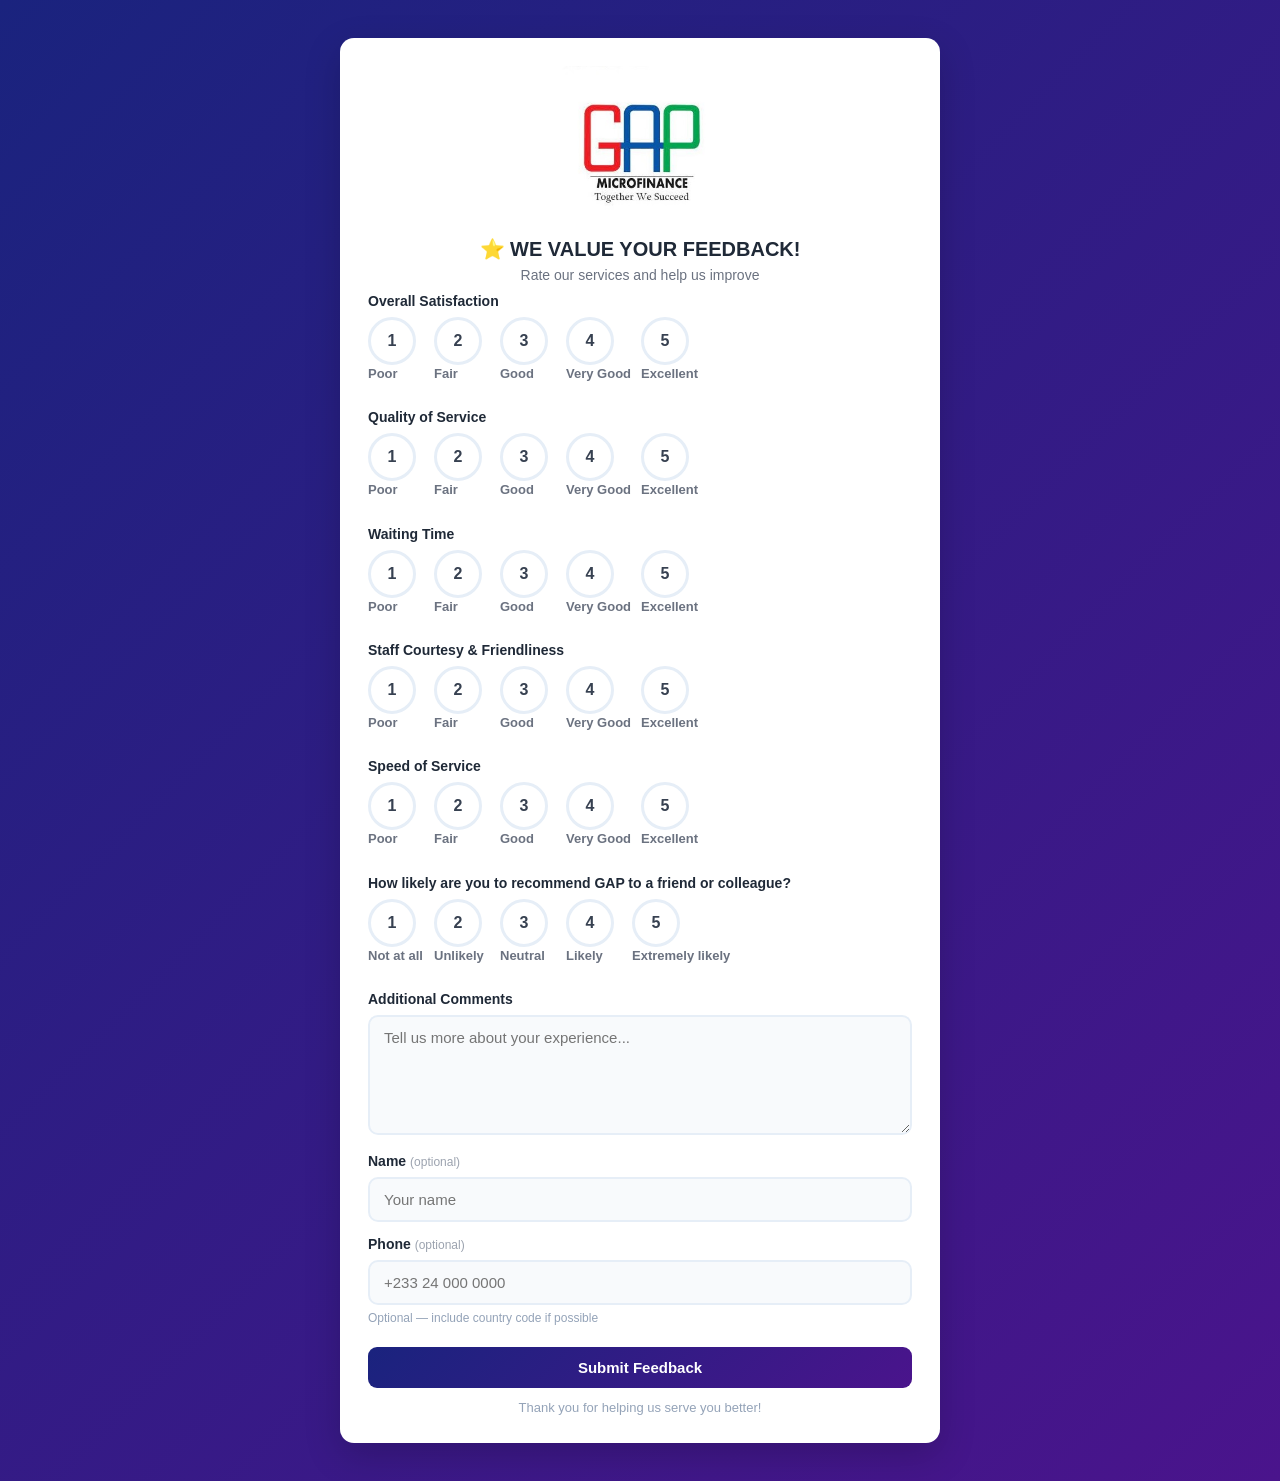
<file: index.html>
<!DOCTYPE html>
<html lang="en">
<head>
  <meta charset="utf-8" />
  <meta name="viewport" content="width=device-width,initial-scale=1" />
  <title>Feedback Form - GHP Microfinance</title>
  <link rel="stylesheet" href="styles.css">
</head>
<body>
  <div class="container">
    <!-- Header -->
    <div class="header">
      <img id="logoImage" alt="GHP Microfinance logo" class="logo" />
      <h1>⭐ WE VALUE YOUR FEEDBACK!</h1>
      <p>Rate our services and help us improve</p>
    </div>

    <!-- Feedback Form -->
    <form id="feedbackForm" autocomplete="off" novalidate>
      <!-- Overall Satisfaction -->
      <div class="form-group">
        <label>Overall Satisfaction</label>
        <div class="rating-group" data-rating="overallSatisfaction">
          <label class="rating-option"><input type="radio" name="overallSatisfaction" value="1"><span class="rating-circle">1</span><span class="rating-label">Poor</span></label>
          <label class="rating-option"><input type="radio" name="overallSatisfaction" value="2"><span class="rating-circle">2</span><span class="rating-label">Fair</span></label>
          <label class="rating-option"><input type="radio" name="overallSatisfaction" value="3"><span class="rating-circle">3</span><span class="rating-label">Good</span></label>
          <label class="rating-option"><input type="radio" name="overallSatisfaction" value="4"><span class="rating-circle">4</span><span class="rating-label">Very Good</span></label>
          <label class="rating-option"><input type="radio" name="overallSatisfaction" value="5"><span class="rating-circle">5</span><span class="rating-label">Excellent</span></label>
        </div>
      </div>

      <!-- Quality of Service -->
      <div class="form-group">
        <label>Quality of Service</label>
        <div class="rating-group" data-rating="qualityOfService">
          <label class="rating-option"><input type="radio" name="qualityOfService" value="1"><span class="rating-circle">1</span><span class="rating-label">Poor</span></label>
          <label class="rating-option"><input type="radio" name="qualityOfService" value="2"><span class="rating-circle">2</span><span class="rating-label">Fair</span></label>
          <label class="rating-option"><input type="radio" name="qualityOfService" value="3"><span class="rating-circle">3</span><span class="rating-label">Good</span></label>
          <label class="rating-option"><input type="radio" name="qualityOfService" value="4"><span class="rating-circle">4</span><span class="rating-label">Very Good</span></label>
          <label class="rating-option"><input type="radio" name="qualityOfService" value="5"><span class="rating-circle">5</span><span class="rating-label">Excellent</span></label>
        </div>
      </div>

      <!-- Timeliness -->
      <div class="form-group">
        <label>Waiting Time</label>
        <div class="rating-group" data-rating="timeliness">
          <label class="rating-option"><input type="radio" name="timeliness" value="1"><span class="rating-circle">1</span><span class="rating-label">Poor</span></label>
          <label class="rating-option"><input type="radio" name="timeliness" value="2"><span class="rating-circle">2</span><span class="rating-label">Fair</span></label>
          <label class="rating-option"><input type="radio" name="timeliness" value="3"><span class="rating-circle">3</span><span class="rating-label">Good</span></label>
          <label class="rating-option"><input type="radio" name="timeliness" value="4"><span class="rating-circle">4</span><span class="rating-label">Very Good</span></label>
          <label class="rating-option"><input type="radio" name="timeliness" value="5"><span class="rating-circle">5</span><span class="rating-label">Excellent</span></label>
        </div>
      </div>

      <!-- Staff Friendliness -->
      <div class="form-group">
        <label>Staff Courtesy & Friendliness</label>
        <div class="rating-group" data-rating="staffFriendliness">
          <label class="rating-option"><input type="radio" name="staffFriendliness" value="1"><span class="rating-circle">1</span><span class="rating-label">Poor</span></label>
          <label class="rating-option"><input type="radio" name="staffFriendliness" value="2"><span class="rating-circle">2</span><span class="rating-label">Fair</span></label>
          <label class="rating-option"><input type="radio" name="staffFriendliness" value="3"><span class="rating-circle">3</span><span class="rating-label">Good</span></label>
          <label class="rating-option"><input type="radio" name="staffFriendliness" value="4"><span class="rating-circle">4</span><span class="rating-label">Very Good</span></label>
          <label class="rating-option"><input type="radio" name="staffFriendliness" value="5"><span class="rating-circle">5</span><span class="rating-label">Excellent</span></label>
        </div>
      </div>

      <!-- Speed of Service -->
      <div class="form-group">
        <label>Speed of Service</label>
        <div class="rating-group" data-rating="speedOfService">
          <label class="rating-option"><input type="radio" name="speedOfService" value="1"><span class="rating-circle">1</span><span class="rating-label">Poor</span></label>
          <label class="rating-option"><input type="radio" name="speedOfService" value="2"><span class="rating-circle">2</span><span class="rating-label">Fair</span></label>
          <label class="rating-option"><input type="radio" name="speedOfService" value="3"><span class="rating-circle">3</span><span class="rating-label">Good</span></label>
          <label class="rating-option"><input type="radio" name="speedOfService" value="4"><span class="rating-circle">4</span><span class="rating-label">Very Good</span></label>
          <label class="rating-option"><input type="radio" name="speedOfService" value="5"><span class="rating-circle">5</span><span class="rating-label">Excellent</span></label>
        </div>
      </div>

      <!-- Recommend (1-5) -->
      <div class="form-group">
        <label>How likely are you to recommend GAP to a friend or colleague? <span class="optional"></span></label>
        <div class="rating-group" data-rating="recommend">
          <label class="rating-option"><input type="radio" name="recommend" value="1"><span class="rating-circle">1</span><span class="rating-label">Not at all</span></label>
          <label class="rating-option"><input type="radio" name="recommend" value="2"><span class="rating-circle">2</span><span class="rating-label">Unlikely</span></label>
          <label class="rating-option"><input type="radio" name="recommend" value="3"><span class="rating-circle">3</span><span class="rating-label">Neutral</span></label>
          <label class="rating-option"><input type="radio" name="recommend" value="4"><span class="rating-circle">4</span><span class="rating-label">Likely</span></label>
          <label class="rating-option"><input type="radio" name="recommend" value="5"><span class="rating-circle">5</span><span class="rating-label">Extremely likely</span></label>
        </div>
      </div>

      <!-- Additional Comments -->
      <div class="form-group">
        <label>Additional Comments</label>
        <textarea id="additionalComments" placeholder="Tell us more about your experience..."></textarea>
      </div>

      <!-- Optional Fields -->
      <div class="form-group">
        <label>Name <span class="optional">(optional)</span></label>
        <input type="text" id="name" placeholder="Your name">
      </div>

      <div class="form-group">
        <label>Phone <span class="optional">(optional)</span></label>
        <input type="tel" id="phone" placeholder="+233 24 000 0000">
        <span class="phone-hint">Optional — include country code if possible</span>
      </div>

      <button type="submit" class="submit-btn" id="submitBtn">Submit Feedback</button>
    </form>

    <div id="messageContainer"></div>

    <div class="footer">
      Thank you for helping us serve you better!
    </div>
  </div>

  <script src="logo-data.js"></script>
  <script src="logo.js"></script>
  <script src="config.js"></script>
  <script src="main.js"></script>
</body>
</html>
</file>
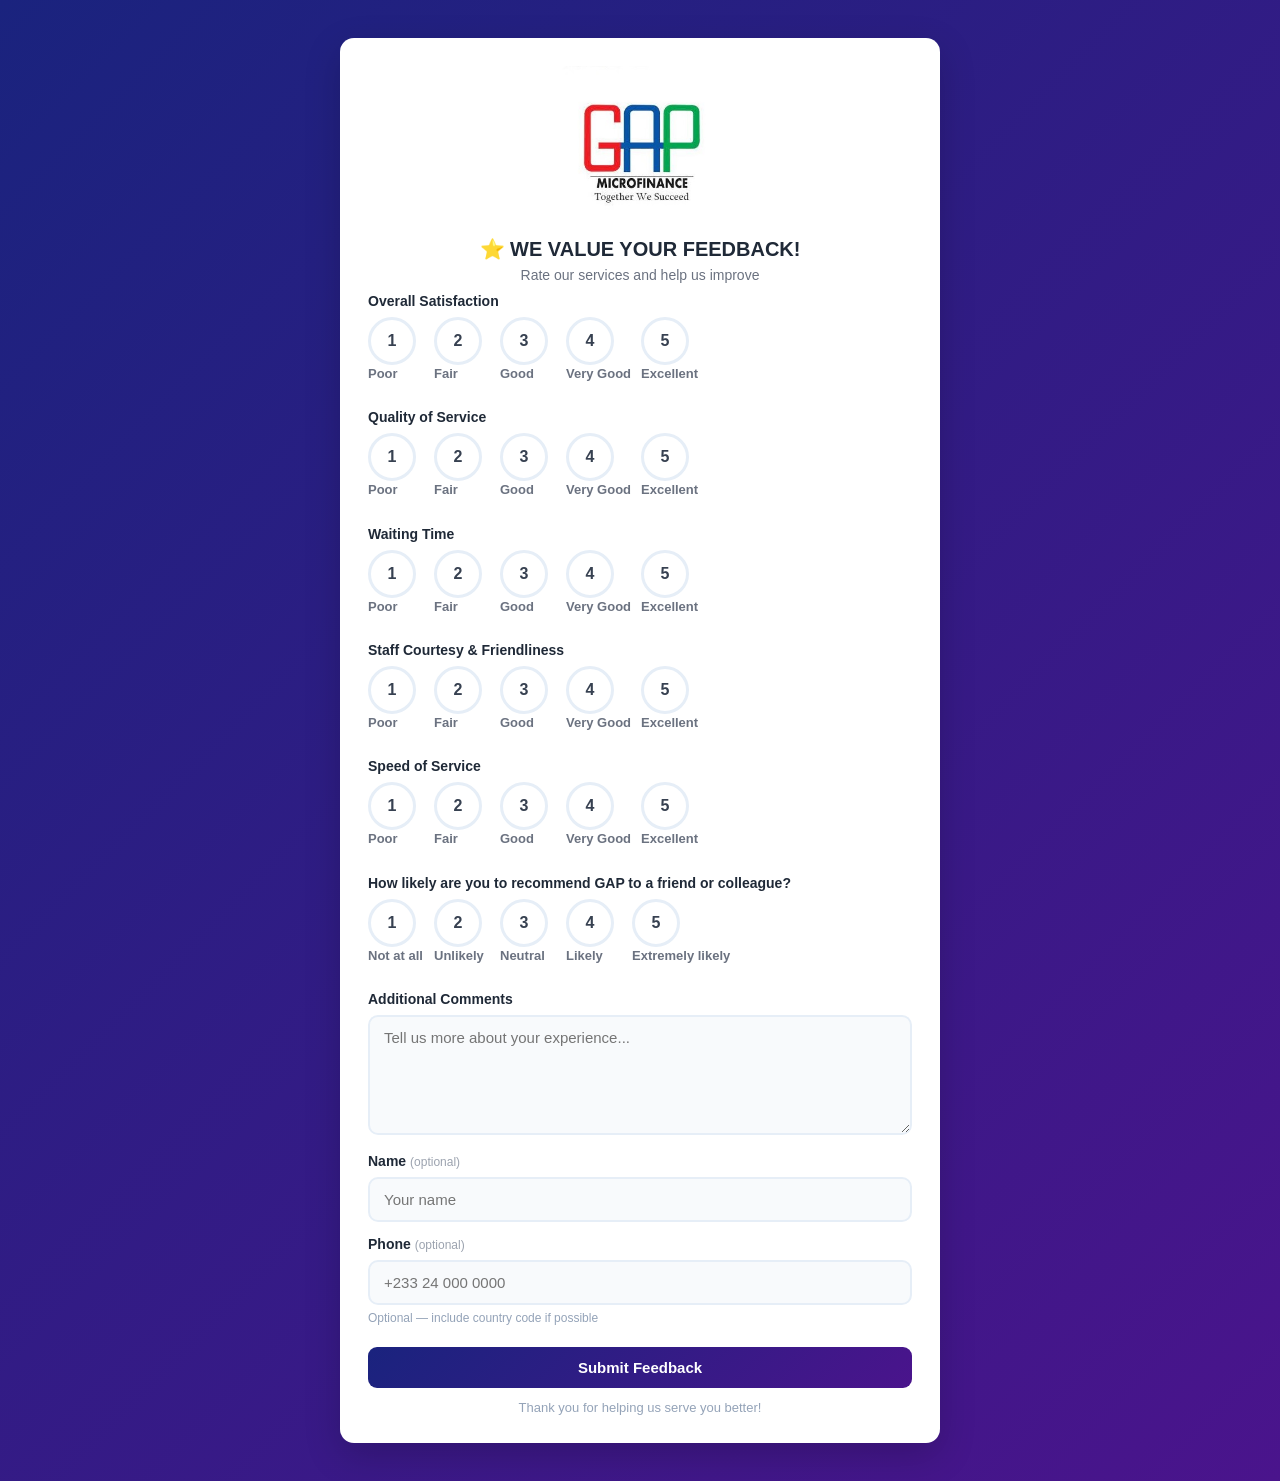
<file: form.html>
<!doctype html>
<html lang="en">
<head>
  <meta charset="utf-8" />
  <title>Redirecting…</title>
  <meta name="viewport" content="width=device-width,initial-scale=1" />
  <!-- Fallback meta refresh -->
  <meta http-equiv="refresh" content="0;url=https://gapmfi-ux.github.io/cFeedback/">
</head>
<body>
  <p>Redirecting to the feedback form… If you are not redirected automatically, <a href="https://gapmfi-ux.github.io/cFeedback/">click here</a>.</p>
  <script>
    // Immediate redirect without leaving this redirect page in history
    try {
      window.location.replace('https://gapmfi-ux.github.io/cFeedback/');
    } catch (e) {
      window.location.href = 'https://gapmfi-ux.github.io/cFeedback/';
    }
  </script>
</body>
</html>
</file>
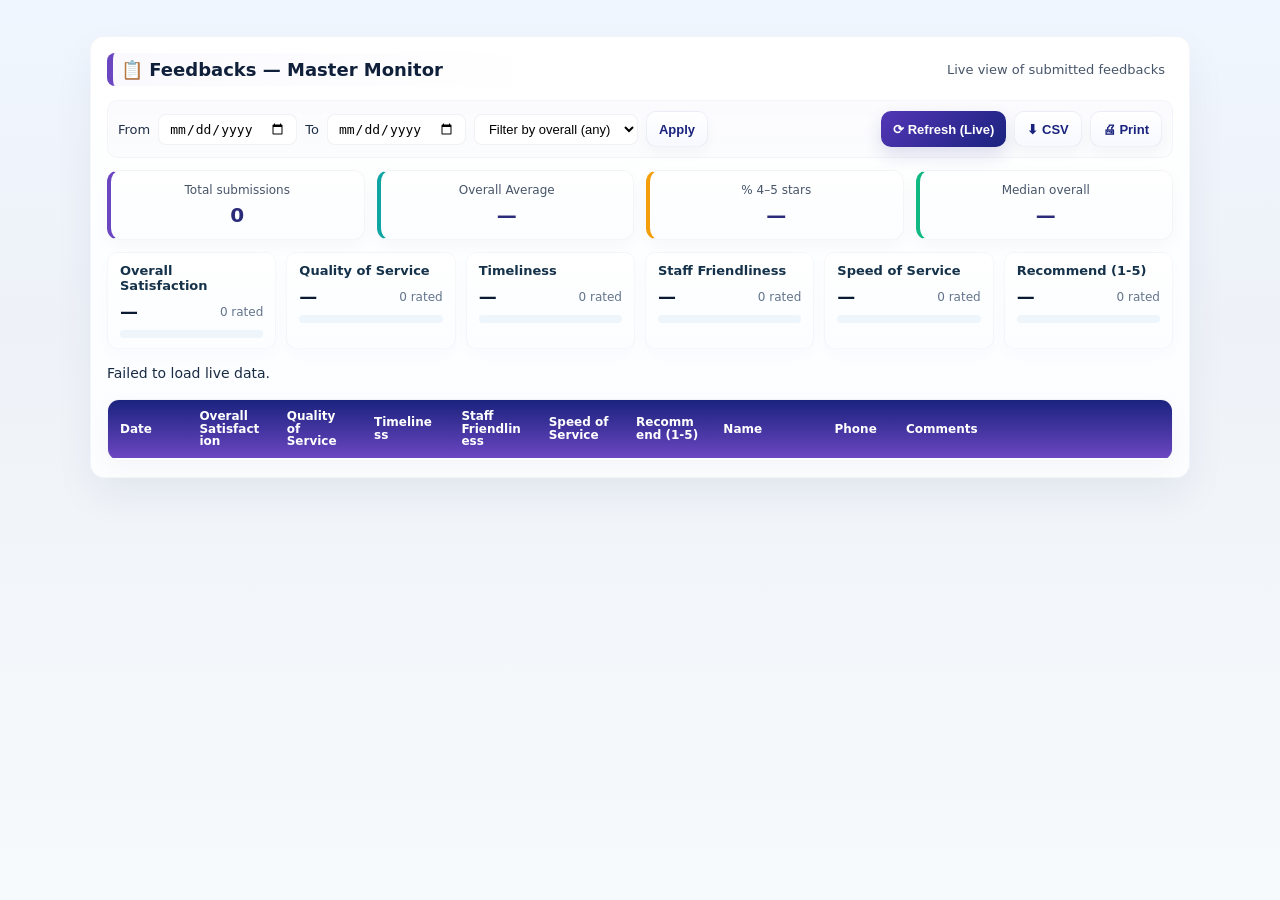
<file: master.html>
<!doctype html>
<html lang="en">
<head>
  <meta charset="utf-8" />
  <title>Feedbacks — Master Monitor</title>
  <meta name="viewport" content="width=device-width,initial-scale=1" />
  <link rel="stylesheet" href="master.css">
</head>
<body>
 <div class="master-container">
    <div class="header">
      <div><h1>📋 Feedbacks — Master Monitor</h1></div>
      <div class="muted">Live view of submitted feedbacks</div>
    </div>

    <div class="top-actions">
      <div class="left">
        <label for="fromDate">From</label>
        <input id="fromDate" type="date" />
        <label for="toDate">To</label>
        <input id="toDate" type="date" />
        <select id="filterRating">
          <option value="">Filter by overall (any)</option>
          <option value="5">Overall = 5</option>
          <option value="4">Overall = 4</option>
          <option value="3">Overall = 3</option>
          <option value="2">Overall = 2</option>
          <option value="1">Overall = 1</option>
        </select>
        <button id="btnApplyFilters" class="btn secondary">Apply</button>
      </div>
      <div class="right">
        <button id="btnLive" class="btn">⟳ Refresh (Live)</button>
        <button id="btnExport" class="btn secondary">⬇ CSV</button>
        <button id="btnPrint" class="btn secondary">🖨 Print</button>
      </div>
    </div>

    <div class="kpi-row" id="kpiRow">
      <div class="kpi"><div class="small">Total submissions</div><div class="num" id="kpiCount">—</div><div class="hint"></div></div>
      <div class="kpi"><div class="small">Overall Average</div><div class="num" id="kpiAvg">—</div><div class="hint"></div></div>
      <div class="kpi"><div class="small">% 4–5 stars</div><div class="num" id="kpiGoodPct">—</div><div class="hint"></div></div>
      <div class="kpi"><div class="small">Median overall</div><div class="num" id="kpiMedian">—</div><div class="hint"></div></div>
    </div>

   

    <div class="service-averages" id="serviceAverages"></div>

    <div id="status" style="margin:6px 0 8px; font-weight: 500; color: #1a2b44;">Loading live data…</div>

    <div class="table-wrap" id="tableWrap">
      <table class="feedbacks" id="feedbackTable" aria-live="polite">
        <thead id="tableHead">
          <tr>
            <th class="col-timestamp">Date</th>
            <th class="col-overall">Overall Satisfaction</th>
            <th class="col-quality">Quality of Service</th>
            <th class="col-timeliness">Timeliness</th>
            <th class="col-friendliness">Staff Friendliness</th>
            <th class="col-speed">Speed of Service</th>
            <th class="col-recommend">Recommend (1-5)</th>
            <th class="col-name">Name</th>
            <th class="col-phone">Phone</th>
            <th class="col-comments">Comments</th>
          </tr>
        </thead>
        <tbody id="tableBody"></tbody>
      </table>
    </div>
  </div>

  <!-- Modal -->
  <div id="modalBackdrop" class="modal-backdrop" role="dialog" aria-modal="true">
    <div class="modal" role="document">
      <div style="text-align:right; margin-bottom:8px;"><button id="modalClose" class="btn secondary">Close</button></div>
      <h3 id="modalTitle">Feedback details</h3>
      <div id="modalContent"></div>
    </div>
  </div>

  <script>
    // === configuration ===
    const SCRIPT_URL = 'https://script.google.com/macros/s/AKfycbzJ1tOsTZ23rLudil3pLqBBlIR2KCyEUfU2VU6dWJQXJ2vnZgio3ck2dz3c26YpxFPdaQ/exec';

    // === key normalization ===
    const KEY_MAP = {
      'timestamp':'Timestamp','overallsatisfaction':'Overall Satisfaction','overall satisfaction':'Overall Satisfaction','overall':'Overall Satisfaction','OverallSatisfaction':'Overall Satisfaction','Overall Satisfaction':'Overall Satisfaction',
      'qualityofservice':'Quality of Service','quality of service':'Quality of Service','quality':'Quality of Service','QualityOfService':'Quality of Service','Quality of Service':'Quality of Service',
      'timeliness':'Timeliness','stafffriendliness':'Staff Friendliness','staff friendliness':'Staff Friendliness','friendliness':'Staff Friendliness','StaffFriendliness':'Staff Friendliness','Staff Friendliness':'Staff Friendliness',
      'speedofservice':'Speed of Service','speed of service':'Speed of Service','SpeedOfService':'Speed of Service','Speed of Service':'Speed of Service',
      'recommend':'Recommend (1-5)','recommend (1-5)':'Recommend (1-5)','Recommend (1-5)':'Recommend (1-5)',
      'additionalcomments':'Additional Comments','additional comments':'Additional Comments','comments':'Additional Comments','AdditionalComments':'Additional Comments','Additional Comments':'Additional Comments',
      'name':'Name','phone':'Phone','email':'Email'
    };

    function normalizeRow(raw) {
      const out = {
        'Timestamp':'','Overall Satisfaction':'','Quality of Service':'','Timeliness':'','Staff Friendliness':'','Speed of Service':'','Recommend (1-5)':'','Additional Comments':'','Name':'','Phone':'','Email':''
      };
      for (const k in raw) {
        if (!Object.prototype.hasOwnProperty.call(raw,k)) continue;
        const v = raw[k];
        const lookup = String(k).trim().toLowerCase();
        const mapped = KEY_MAP[lookup] || KEY_MAP[String(k).trim()] || null;
        if (mapped) out[mapped] = v === undefined || v === null ? '' : String(v);
      }
      return out;
    }
    function normalizeRows(rows) {
      if (!Array.isArray(rows)) return [];
      return rows.map(r => normalizeRow(r));
    }

    // === state & rendering ===
    let allRows = [];
    let filteredRows = [];

    function formatTimestamp(ts){ try{ const d=new Date(ts); return isNaN(d.getTime()) ? ts : d.toLocaleString(); } catch(e){ return ts; } }
    function formatDate(ts){ try{ const d=new Date(ts); if (isNaN(d.getTime())) return ts; return d.toLocaleDateString(); } catch(e){ return ts; } }
    function escapeHtml(s){ if (!s && s !== 0) return ''; return String(s).replace(/&/g,'&amp;').replace(/</g,'&lt;').replace(/>/g,'&gt;'); }

    function computeServiceAverages(rows) {
      const keys = [
        {key:'Overall Satisfaction', label:'Overall Satisfaction'},
        {key:'Quality of Service', label:'Quality of Service'},
        {key:'Timeliness', label:'Timeliness'},
        {key:'Staff Friendliness', label:'Staff Friendliness'},
        {key:'Speed of Service', label:'Speed of Service'},
        {key:'Recommend (1-5)', label:'Recommend (1-5)'}
      ];
      return keys.map(m => {
        const vals = rows.map(r => Number(r[m.key] || 0)).filter(v => v > 0);
        const avg = vals.length ? (vals.reduce((s,v)=>s+v,0)/vals.length) : 0;
        return { key: m.key, label: m.label, avg: avg, count: vals.length };
      });
    }

    function renderServiceAverages(rows) {
      const container = document.getElementById('serviceAverages');
      container.innerHTML = '';
      const avgs = computeServiceAverages(rows);
      avgs.forEach(s => {
        const pct = Math.round((s.avg / 5) * 100);
        const card = document.createElement('div');
        card.className = 'service-card';
        card.innerHTML = `
          <div class="title">${escapeHtml(s.label)}</div>
          <div class="stat-row">
            <span class="stat-val">${s.avg ? s.avg.toFixed(2) : '—'}</span>
            <span class="stat-count">${s.count} rated</span>
          </div>
          <div class="bar-bg"><div class="bar-fill" style="width:${pct}%;"></div></div>
        `;
        container.appendChild(card);
      });
    }

    function median(values){
      const nums = values.slice().sort((a,b)=>a-b);
      if (nums.length === 0) return 0;
      const mid = Math.floor(nums.length/2);
      return nums.length % 2 === 0 ? (nums[mid-1]+nums[mid])/2 : nums[mid];
    }

    function renderKPIs(rows) {
      const overallVals = rows.map(r => Number(r['Overall Satisfaction']||0)).filter(v=>v>0);
      const count = rows.length;
      const avg = overallVals.length ? (overallVals.reduce((s,v)=>s+v,0)/overallVals.length) : 0;
      const goodCount = overallVals.filter(v => v >= 4).length;
      const med = median(overallVals);
      document.getElementById('kpiCount').textContent = count;
      document.getElementById('kpiAvg').textContent = count ? avg.toFixed(2) : '—';
      document.getElementById('kpiGoodPct').textContent = overallVals.length ? `${Math.round(100 * goodCount / (overallVals.length||1))}%` : '—';
      document.getElementById('kpiMedian').textContent = overallVals.length ? med : '—';
      renderServiceAverages(rows);
    }

    function renderTable(rows) {
      const tbody = document.getElementById('tableBody');
      tbody.innerHTML = '';
      rows.forEach((r, idx) => {
        const dateTitle = escapeHtml(formatTimestamp(r.Timestamp));
        const dateText = escapeHtml(formatDate(r.Timestamp));

        // Name: collapse whitespace and DO NOT convert newlines into paragraphs
        const nameRaw = (r['Name'] || '').replace(/\r?\n/g, ' ').replace(/\s+/g, ' ').trim();
        const nameHtml = escapeHtml(nameRaw);

        // Comments: preserve paragraphs / line breaks
        const commentsRaw = r['Additional Comments'] || '';
        const commentsHtml = escapeHtml(commentsRaw).replace(/\r?\n/g, '<br>');

        const tr = document.createElement('tr');
        tr.dataset.idx = idx;
        tr.innerHTML = `
          <td title="${dateTitle}">${dateText}</td>
          <td style="text-align:center">${escapeHtml(r['Overall Satisfaction'] || '')}</td>
          <td style="text-align:center">${escapeHtml(r['Quality of Service'] || '')}</td>
          <td style="text-align:center">${escapeHtml(r['Timeliness'] || '')}</td>
          <td style="text-align:center">${escapeHtml(r['Staff Friendliness'] || '')}</td>
          <td style="text-align:center">${escapeHtml(r['Speed of Service'] || '')}</td>
          <td style="text-align:center">${escapeHtml(r['Recommend (1-5)'] || '')}</td>
          <td class="name-cell">${nameHtml}</td>
          <td class="phone-cell">${escapeHtml(r['Phone'] || '')}</td>
          <td class="comments-cell" title="${escapeHtml(commentsRaw)}">${commentsHtml}</td>
        `;
        tbody.appendChild(tr);
      });

      // attach event handlers (unchanged)
      Array.from(tbody.querySelectorAll('tr')).forEach(tr => {
        tr.addEventListener('click', (e) => {
          const idx = Number(tr.dataset.idx);
          openModal(filteredRows[idx]);
        });
      });

      Array.from(tbody.querySelectorAll('.phone-cell')).forEach(td => {
        td.addEventListener('click', async (e) => {
          e.stopPropagation();
          const phone = td.textContent.trim();
          if (!phone) { alert('No phone available'); return; }
          try {
            await navigator.clipboard.writeText(phone);
            td.style.background = '#ecfdf5';
            setTimeout(()=>td.style.background='','700');
            alert('Phone copied: ' + phone);
          } catch (err) {
            const ta = document.createElement('textarea'); ta.value = phone; document.body.appendChild(ta); ta.select();
            document.execCommand('copy'); ta.remove();
            alert('Phone copied: ' + phone);
          }
        });
      });
    }
    
    const modalBackdrop = document.getElementById('modalBackdrop');
    function openModal(item) {
      if (!item) return;
      document.getElementById('modalTitle').textContent = `Feedback from ${item.Name || 'Anonymous'}`;
      const html = `
        <p><strong>Timestamp:</strong> ${escapeHtml(formatTimestamp(item.Timestamp))}</p>
        <p><strong>Overall:</strong> ${escapeHtml(item['Overall Satisfaction']||'')}</p>
        <p><strong>Quality:</strong> ${escapeHtml(item['Quality of Service']||'')}</p>
        <p><strong>Timeliness:</strong> ${escapeHtml(item['Timeliness']||'')}</p>
        <p><strong>Friendliness:</strong> ${escapeHtml(item['Staff Friendliness']||'')}</p>
        <p><strong>Speed of Service:</strong> ${escapeHtml(item['Speed of Service']||'')}</p>
        <p><strong>Recommend (1-5):</strong> ${escapeHtml(item['Recommend (1-5)']||'')}</p>
        <p><strong>Phone:</strong> ${escapeHtml(item.Phone || '')}</p>
        <p><strong>Comments:</strong><br>${escapeHtml(item['Additional Comments'] || '')}</p>
      `;
      document.getElementById('modalContent').innerHTML = html;
      modalBackdrop.style.display = 'flex';
    }
    document.getElementById('modalClose').addEventListener('click', ()=> modalBackdrop.style.display = 'none');
    modalBackdrop.addEventListener('click', (ev)=> { if (ev.target===modalBackdrop) modalBackdrop.style.display='none'; });

    // filters
    function applyFilters() {
      const from = document.getElementById('fromDate').value;
      const to = document.getElementById('toDate').value;
      const ratingFilter = document.getElementById('filterRating').value;
      let fromTS = from ? new Date(from) : null;
      let toTS = to ? new Date(to) : null;
      if (toTS) toTS.setHours(23,59,59,999);
      filteredRows = allRows.filter(r => {
        if (ratingFilter) {
          if (String(r['Overall Satisfaction']) !== ratingFilter) return false;
        }
        if (fromTS || toTS) {
          const ts = r.Timestamp ? new Date(r.Timestamp) : null;
          if (!ts || isNaN(ts.getTime())) return false;
          if (fromTS && ts < fromTS) return false;
          if (toTS && ts > toTS) return false;
        }
        return true;
      });
      renderKPIs(filteredRows);
      renderTable(filteredRows);
      document.getElementById('status').textContent = 'Showing ' + filteredRows.length + ' rows';
    }
    document.getElementById('btnApplyFilters').addEventListener('click', applyFilters);

    // CSV
    function downloadCSV(rows) {
      if (!rows || rows.length === 0) { alert('No rows to export'); return; }
      const headers = ['Timestamp','Overall Satisfaction','Quality of Service','Timeliness','Staff Friendliness','Speed of Service','Recommend (1-5)','Name','Phone','Additional Comments'];
      const csv = [headers.join(',')].concat(rows.map(r => headers.map(h => `"${String(r[h]||'').replace(/"/g,'""')}"`).join(','))).join('\n');
      const a = document.createElement('a');
      a.href = 'data:text/csv;charset=utf-8,%EF%BB%BF' + encodeURIComponent(csv);
      a.download = 'feedbacks.csv';
      document.body.appendChild(a);
      a.click();
      a.remove();
    }
    document.getElementById('btnExport').addEventListener('click', ()=> downloadCSV(filteredRows));
    document.getElementById('btnPrint').addEventListener('click', ()=> window.print());

    function sortRowsByTimestampDesc(rows) {
      return rows.slice().sort((a,b) => {
        const da = a.Timestamp ? new Date(a.Timestamp) : 0;
        const db = b.Timestamp ? new Date(b.Timestamp) : 0;
        return db - da;
      });
    }

    // Load live
    function loadLive() {
      if (!SCRIPT_URL) { document.getElementById('status').textContent = 'SCRIPT_URL not configured.'; return; }
      document.getElementById('status').textContent = 'Loading live data…';
      const callbackName = '__master_handleLive_' + Date.now();
      const existing = document.getElementById('_jsonp_master'); if (existing) existing.remove();
      window[callbackName] = function(data) {
        try {
          if (!Array.isArray(data)) { document.getElementById('status').textContent = 'Live load returned unexpected data.'; return; }
          const normalized = normalizeRows(data);
          allRows = sortRowsByTimestampDesc(normalized);
          filteredRows = allRows.slice();
          document.getElementById('status').textContent = 'Loaded live data (' + allRows.length + ' rows)';
          renderKPIs(filteredRows);
          renderTable(filteredRows);
        } finally {
          const script = document.getElementById('_jsonp_master'); if (script) script.remove();
          try { delete window[callbackName]; } catch(e){}
        }
      };
      const script = document.createElement('script');
      script.id = '_jsonp_master';
      script.src = `${SCRIPT_URL}?action=list&callback=${callbackName}&_=${Date.now()}`;
      script.onerror = function(){ document.getElementById('status').textContent = 'Failed to load live data.'; };
      document.head.appendChild(script);
    }
    document.getElementById('btnLive').addEventListener('click', loadLive);

    // init
    (function init() {
      renderKPIs([]);
      renderTable([]);
      loadLive();
    })();
  </script>
</body>
</html>
</file>
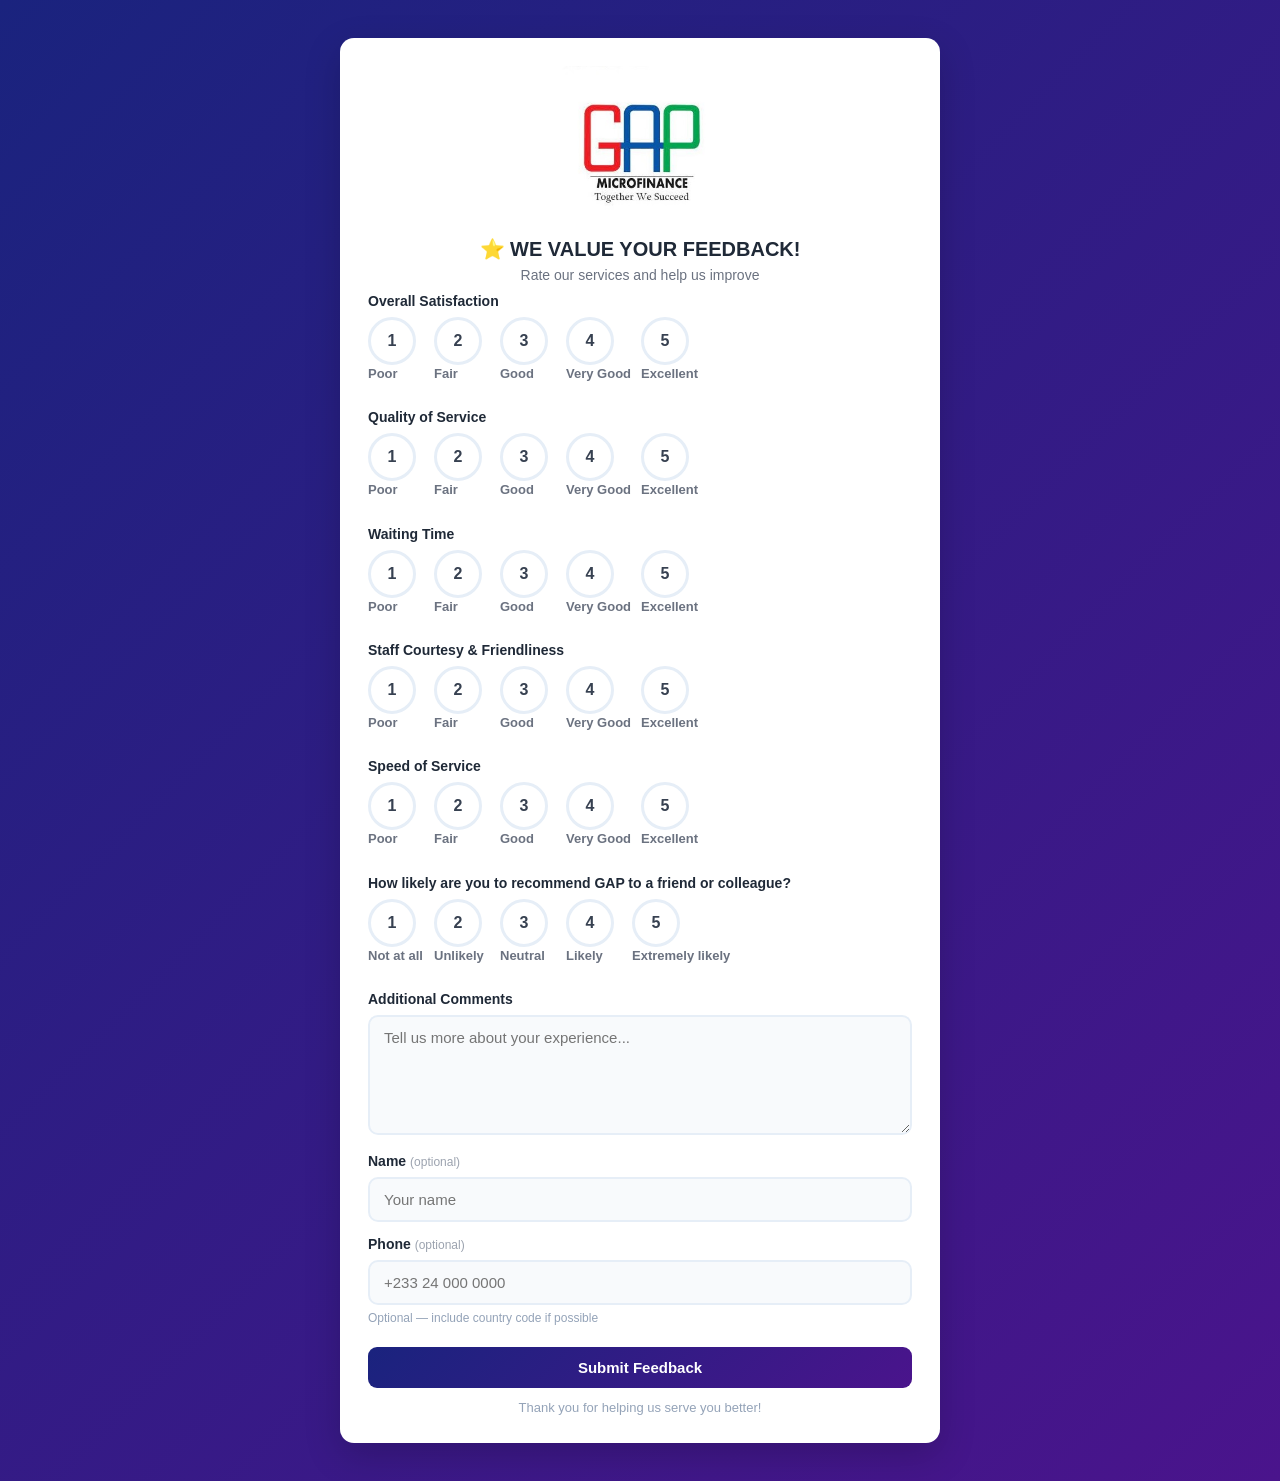
<file: qrcode.html>
<!DOCTYPE html>
<html lang="en">
<head>
  <meta charset="utf-8" />
  <meta name="viewport" content="width=device-width,initial-scale=1" />
  <title>Feedback - GHP Microfinance</title>
  <link rel="stylesheet" href="styles.css">
  <!-- Meta refresh fallback to the target -->
  <meta http-equiv="refresh" content="1;url=https://gapmfi-ux.github.io/cFeedback/">
</head>
<body>
  <div class="container">
    <div class="header">
      <img id="logoImage" alt="GHP Microfinance logo" class="logo" />
      <h1>⭐ WE VALUE YOUR FEEDBACK!</h1>
      <p>Rate our services and help us improve</p>
    </div>

    <div class="qr-section">
      <div class="qr-placeholder" id="qrContainer" aria-hidden="false">
        <!-- QR fallback will be inserted here if JS redirect fails -->
      </div>
      <div class="qr-label">📱 SCAN TO OPEN THE FEEDBACK FORM</div>
      <div class="qr-sub">or open it directly</div>

      <div style="margin-top:16px; text-align:center;">
        <!-- Manual link points to the target URL -->
        <a id="openFormLink" href="https://gapmfi-ux.github.io/cFeedback/" class="submit-btn" style="display:inline-block; width:auto; padding:10px 18px; text-decoration:none;">Open Form</a>
      </div>
    </div>

    <div style="text-align:center; margin-top:12px; color:#718096;">
      <small>Scan the QR code with a mobile device or click "Open Form".</small>
    </div>

    <div style="height:16px"></div>

    <div class="footer">
      Thank you for helping us serve you better!
    </div>
  </div>

  <!-- logo data + loader (optional) -->
  <script src="logo-data.js"></script>
  <script src="logo.js"></script>

  <script>
    (function () {
      // Target absolute URL (point QR and links here)
      var targetUrl = 'https://gapmfi-ux.github.io/cFeedback/';

      // Immediate redirect (replace history so QR page isn't kept)
      try {
        window.location.replace(targetUrl);
        return;
      } catch (e) {
        // If redirect fails, fall back to rendering the page/QR
      }

      // Fallback: render QR pointing to targetUrl and update manual link
      var qrContainer = document.getElementById('qrContainer');
      if (qrContainer) {
        var qrImg = document.createElement('img');
        qrImg.alt = 'QR code to open feedback form';
        qrImg.width = 150;
        qrImg.height = 150;
        qrImg.src = 'https://api.qrserver.com/v1/create-qr-code/?size=150x150&data=' + encodeURIComponent(targetUrl);
        qrContainer.innerHTML = '';
        qrContainer.appendChild(qrImg);
      }

      var openLink = document.getElementById('openFormLink');
      if (openLink) openLink.href = targetUrl;
    })();
  </script>
</body>
</html>
</file>
<file: styles.css>
/* Mobile-first styles.css for the feedback form page
   - Increased rating label size
   - Reduced checked-tick size and repositioned it
   - Removed any master page/table styles (master.css should handle master.html)
*/

/* Reset */
* {
  margin: 0;
  padding: 0;
  box-sizing: border-box;
}

/* Body / page */
body {
  font-family: -apple-system, BlinkMacSystemFont, "Segoe UI", Roboto, Oxygen, Ubuntu, sans-serif;
  background: linear-gradient(135deg, #1a237e 0%, #4a148c 100%);
  min-height: 100vh;
  display: flex;
  justify-content: center;
  align-items: flex-start;
  padding: 12px;
  -webkit-font-smoothing: antialiased;
  -moz-osx-font-smoothing: grayscale;
}

/* Main content container (mobile-first, compact) */
.container {
  background: #ffffff;
  border-radius: 12px;
  width: 100%;
  max-width: 600px;
  padding: 16px;
  margin: 18px 0;
  box-shadow: 0 12px 36px rgba(0,0,0,0.18);
  animation: slideUp 0.36s ease-out;
}

/* Animation */
@keyframes slideUp {
  from { opacity: 0; transform: translateY(10px); }
  to   { opacity: 1; transform: translateY(0); }
}

/* Header */
.header {
  text-align: center;
  margin-bottom: 10px;
}
.header h1 {
  color: #1f2937;
  font-size: 18px;
  font-weight: 700;
  margin-bottom: 6px;
}
.header p {
  color: #6b7280;
  font-size: 13px;
  margin-bottom: 4px;
}

/* Logo (mobile) */
.logo {
  width: 120px;
  height: auto;
  display: block;
  margin: 0 auto 10px;
  object-fit: contain;
  border-radius: 8px;
}

/* Instructions / steps (compact) */
.instructions {
  display: flex;
  gap: 8px;
  justify-content: space-between;
  margin-bottom: 10px;
  align-items: center;
}
.step {
  text-align: center;
  flex: 1;
  min-width: 0;
}
.step-number {
  background: #1a237e;
  color: white;
  width: 30px;
  height: 30px;
  border-radius: 50%;
  display: inline-flex;
  align-items: center;
  justify-content: center;
  font-weight: 700;
  font-size: 13px;
  margin-bottom: 6px;
}
.step-text {
  font-size: 12px;
  color: #4b5563;
}

/* Form groups (more compact spacing for mobile) */
.form-group {
  margin-bottom: 10px;
}
.form-group label {
  display: block;
  color: #1f2937;
  font-weight: 600;
  margin-bottom: 8px;
  font-size: 14px;
}

/* Rating controls (touch-friendly, mobile-first) */
.rating-group {
  display: flex;
  gap: 10px;
  flex-wrap: nowrap;               /* keep horizontal on mobile with scroll */
  overflow-x: auto;
  padding-bottom: 6px;
  -webkit-overflow-scrolling: touch;
}
.rating-option {
  display: flex;
  flex-direction: column;
  align-items: center;
  gap: 6px;
  cursor: pointer;
  flex: 0 0 auto;
  min-width: 56px;
}
.rating-option input[type="radio"] { display: none; }

.rating-circle {
  width: 56px;
  height: 56px;
  border-radius: 50%;
  border: 3px solid #e6eef7;
  display: flex;
  align-items: center;
  justify-content: center;
  font-size: 18px;
  font-weight: 700;
  color: #374151;
  background: #fff;
  transition: transform .18s ease, box-shadow .18s ease, border-color .18s ease;
  position: relative;
}
.rating-option input[type="radio"]:checked + .rating-circle {
  border-color: #1a237e;
  background: #1a237e;
  color: #ffffff;
  transform: scale(1.06);
  box-shadow: 0 8px 20px rgba(26,35,126,0.18);
}

/* Reduced check/tick indicator size and repositioned */
.rating-option input[type="radio"]:checked + .rating-circle::after {
  content: '✓';
  position: absolute;
  top: -4px;           /* moved closer to circle edge */
  right: -4px;         /* moved closer to circle edge */
  width: 14px;         /* reduced size */
  height: 14px;        /* reduced size */
  background: #10b981;
  color: #fff;
  border-radius: 50%;
  font-size: 10px;     /* smaller font to fit new size */
  display:flex;
  align-items:center;
  justify-content:center;
  border: 2px solid #fff;
}

/* Larger, more visible rating labels (increased per request) */
.rating-label {
  font-size: 13px;    /* increased from 11px to 13px */
  color: #6b7280;
  text-align: center;
  min-height: 16px;
  line-height: 1.1;
}

/* Inputs, Textarea and phone */
textarea, input[type="text"], input[type="email"], input[type="tel"] {
  width: 100%;
  padding: 12px 14px;
  border: 2px solid #e6eef7;
  border-radius: 10px;
  font-size: 15px;
  background: #f8fafc;
  transition: border-color .14s ease, box-shadow .14s ease;
  font-family: inherit;
}
textarea { min-height: 110px; resize: vertical; }

input:focus, textarea:focus {
  outline: none;
  border-color: #1a237e;
  background: #fff;
  box-shadow: 0 0 0 4px rgba(26,35,126,0.06);
}

/* phone input hint */
.phone-hint {
  display:block;
  margin-top:6px;
  font-size:12px;
  color:#94a3b8;
}

/* Submit button */
.submit-btn {
  width: 100%;
  padding: 14px;
  border-radius: 10px;
  border: none;
  background: linear-gradient(135deg, #1a237e 0%, #4a148c 100%);
  color: white;
  font-weight: 700;
  font-size: 16px;
  cursor: pointer;
  margin-top: 8px;
  transition: transform .12s ease, box-shadow .12s ease;
}
.submit-btn:hover { transform: translateY(-2px); box-shadow: 0 10px 30px rgba(26,35,126,0.18); }
.submit-btn:disabled { opacity: .7; cursor: not-allowed; transform: none; }

/* Small text variants */
.optional { color: #9ca3af; font-size: 12px; font-weight: 400; }

/* messages */
.success-message, .error-message {
  margin-top: 12px;
  padding: 12px;
  border-radius: 10px;
  font-size: 14px;
  text-align: center;
}
.success-message { background: #10b981; color: #fff; }
.error-message   { background: #ef4444; color: #fff; }

/* Footer */
.footer { text-align: center; margin-top: 12px; color: #94a3b8; font-size: 13px; }

/* Logo inline (kept minimal) */
.logo-inline { width: 120px; height: auto; display:block; margin: 0 auto 10px; }

/* Utility and accessibility */
.hidden { display:none !important; }
/* allow rating-group scrollbars to be usable but subtle */
.rating-group::-webkit-scrollbar { height: 6px; }
.rating-group::-webkit-scrollbar-thumb { background: rgba(0,0,0,0.12); border-radius: 6px; }

/* Larger screens (tablet/desktop) */
@media (min-width: 769px) {
  body { padding: 20px; align-items: center; }
  .container { padding: 22px 28px; border-radius: 14px; }
  .header h1 { font-size: 20px; }
  .header p { font-size: 14px; }
  .logo { width: 140px; }
  /* slightly smaller circles on desktop to increase density */
  .rating-circle { width: 46px; height: 46px; font-size: 16px; }
  .rating-option { min-width: 56px; }
  textarea { min-height: 120px; }
  .form-group { margin-bottom: 14px; }
  .submit-btn { padding: 12px; font-size: 15px; border-radius: 9px; }
}

/* Very large screens (desktop wide) */
@media (min-width: 1200px) {
  .container { padding: 28px; }
  .logo { width: 160px; }
  .rating-circle { width: 48px; height: 48px; }
}

/* Modal styles for form.html (kept here) */
.modal-backdrop {
  position: fixed;
  inset: 0;
  background: rgba(0,0,0,0.45);
  display: none;
  align-items: center;
  justify-content: center;
  z-index: 9999;
}
.modal {
  background: white;
  padding: 16px;
  border-radius: 10px;
  width: calc(100% - 40px);
  max-width: 520px;
  box-shadow: 0 20px 60px rgba(0,0,0,0.25);
}
.modal h3 { margin: 0 0 8px 0; }

/* Submission overlay + spinner */
.overlay-backdrop {
  position: fixed;
  inset: 0;
  display: flex;
  align-items: center;
  justify-content: center;
  background: rgba(0,0,0,0.36);
  z-index: 9999;
}
.overlay-card {
  background: #fff;
  padding: 20px 22px;
  border-radius: 12px;
  text-align: center;
  box-shadow: 0 18px 48px rgba(0,0,0,0.28);
  min-width: 240px;
}
.spinner {
  width: 44px;
  height: 44px;
  border-radius: 50%;
  border: 5px solid #eef2f7;
  border-top-color: #1a237e;
  animation: spin 0.9s linear infinite;
  margin: 0 auto;
}
@keyframes spin { to { transform: rotate(360deg); } }
</file>
<file: master.css>
/* master.css — colorful, modern styling for Master Monitor
   - soft page gradient
   - container card with shadow
   - accent header band + colored KPI cards
   - stronger table header + zebra rows
   - service-card stat numbers made more prominent (bold + larger)
*/

* { box-sizing: border-box; margin: 0; padding: 0; }
html, body { height: 100%; }

/* Page background: soft cool gradient to reduce whiteness */
body {
  background: linear-gradient(180deg, #f0f6ff 0%, #eef2f8 35%, #f7fafc 100%);
  font-family: system-ui, -apple-system, 'Segoe UI', Roboto, 'Helvetica Neue', sans-serif;
  -webkit-font-smoothing: antialiased;
  -moz-osx-font-smoothing: grayscale;
  color: #0f172a;
  padding: 18px;
}

/* Master container: card with subtle gradient and border */
.master-container {
  max-width: 1100px;
  width: 100%;
  margin: 18px auto;
  padding: 16px;
  background: linear-gradient(180deg, #ffffff 0%, #fbfdff 100%);
  border-radius: 14px;
  border: 1px solid rgba(20, 40, 90, 0.04);
  box-shadow: 0 18px 40px rgba(22, 35, 65, 0.06);
  font-size: 13px;
}

/* Header area with accent left bar */
.header {
  display:flex;
  flex-wrap:wrap;
  align-items: center;
  justify-content: space-between;
  gap:8px;
  margin-bottom: 14px;
  padding: 6px 8px;
  border-left: 6px solid #6b46c1; /* purple accent */
  border-radius: 8px;
  background: linear-gradient(90deg, rgba(107,70,193,0.03), transparent 40%);
}
.header h1 { font-size: 18px; font-weight: 700; color: #10203a; margin: 0; }
.header .muted { color: #475569; font-size: 13px; }

/* ------------------------------
   Buttons (global)
   ------------------------------ */
.btn {
  display:inline-flex; align-items:center; gap:8px;
  padding:8px 12px; border-radius:10px; min-height:36px;
  border: none; cursor: pointer; font-weight: 700; font-size: 13px;
  color: white; background: linear-gradient(135deg,#5336b6 0%, #1a237e 100%);
  box-shadow: 0 8px 18px rgba(26,35,126,0.14);
  transition: transform .12s ease, box-shadow .12s ease, opacity .12s ease;
}
.btn:hover { transform: translateY(-2px); box-shadow: 0 12px 28px rgba(26,35,126,0.18); }
.btn:active { transform: translateY(0); }
.btn:focus { outline: 3px solid rgba(83,54,182,0.12); outline-offset: 2px; }

/* Secondary button (light) */
.btn.secondary {
  background: linear-gradient(180deg,#ffffff,#f7f9ff);
  color: #1a237e;
  border: 1px solid rgba(26,35,126,0.06);
  box-shadow: 0 6px 14px rgba(20,30,70,0.03);
}
.btn.secondary:hover { background: linear-gradient(180deg,#fbfdff,#f1f6ff); }

/* icon variant */
.btn.icon { padding: 6px 9px; border-radius:8px; min-width:36px; }

/* ------------------------------
   Top-actions panel
   ------------------------------ */
.top-actions {
  display:flex; flex-wrap:wrap; gap:10px;
  align-items:center; justify-content:space-between;
  background: linear-gradient(180deg, rgba(107,70,193,0.02), rgba(26,35,126,0.01));
  padding: 10px; border-radius: 10px; border: 1px solid rgba(26,35,126,0.03);
  margin-bottom: 12px;
}
.top-actions .left, .top-actions .right { display:flex; gap:8px; align-items:center; }

/* inputs in top-actions */
.top-actions label { font-size:13px; color:#203047; }
.top-actions input[type="date"], .top-actions select {
  padding:6px 10px; border-radius:8px; border:1px solid rgba(16,32,58,0.06); background:white; font-size:13px;
}

/* ------------------------------
   KPI row - colorful small cards
   ------------------------------ */
.kpi-row { display:grid; grid-template-columns: repeat(auto-fit, minmax(120px,1fr)); gap:12px; margin-bottom:12px; }
.kpi {
  padding:12px; border-radius:12px; display:flex; flex-direction:column; align-items:center;
  background: linear-gradient(180deg,#ffffff,#fbfdff);
  border: 1px solid rgba(16,32,58,0.04); box-shadow: 0 6px 18px rgba(16,32,58,0.03);
}
.kpi .small { font-size:12px; color:#475569; margin-bottom:6px; }
.kpi .num { font-size:20px; font-weight:800; color:#2b2b7a; }
.kpi:nth-child(1) { border-left: 4px solid #6b46c1; }
.kpi:nth-child(2) { border-left: 4px solid #0ea5a3; }
.kpi:nth-child(3) { border-left: 4px solid #f59e0b; }
.kpi:nth-child(4) { border-left: 4px solid #10b981; }

/* service average cards */
.service-averages { display:flex; gap:10px; flex-wrap:wrap; margin:10px 0; }

/* Service card updated to make stat prominent */
.service-card {
  background: linear-gradient(180deg,#ffffff,#fbfdff);
  border:1px solid rgba(16,32,58,0.03);
  padding:10px 12px; border-radius:10px; min-width:120px; flex:1 1 140px;
  box-shadow: 0 6px 16px rgba(26,35,126,0.02);
  display:flex;
  flex-direction: column;
  gap:8px;
}
.service-card .title { font-weight:700; color:#15324a; font-size:13px; margin-bottom:0; }

/* Stat row with larger, bold stat value (made prominent per request) */
.service-card .stat-row {
  display:flex;
  align-items:center;
  justify-content:space-between;
  gap:8px;
}
.service-card .stat-val {
  font-size: 18px;           /* bigger */
  font-weight: 900;          /* very bold */
  color: #0b1a33;            /* dark color for contrast */
  letter-spacing: -0.2px;
}
.service-card .stat-count {
  font-size: 12px;
  color: #64748b;
}

/* progress bar */
.bar-bg { height:8px; background:#eef6fb; border-radius:999px; overflow:hidden; }
.bar-fill { height:8px; background: linear-gradient(90deg,#6b46c1,#10b981); width:0%; border-radius:999px; }

/* ------------------------------
   Table: stronger header + zebra rows
   ------------------------------ */
.table-wrap {
  overflow-y: auto; overflow-x: hidden;
  margin-top: 12px; border-radius: 12px;
  border: 1px solid rgba(16,32,58,0.04); max-height: 560px; background: linear-gradient(180deg,#ffffff,#fbfdff);
  box-shadow: 0 8px 26px rgba(16,32,58,0.03);
}

/* use fixed layout to make widths predictable and avoid horizontal scrolling */
table.feedbacks {
  width: 100%;
  border-collapse: collapse;
  font-size: 13px;
  table-layout: fixed;
  min-width: 720px;
}

/* table header: deep accent with white text for contrast */
table.feedbacks thead th {
  position: sticky; top: 0; z-index: 6;
  background: linear-gradient(180deg,#1a237e,#6b46c1);
  color: #fff; padding: 10px 12px; text-align: left;
  font-weight: 700; font-size: 12px; line-height:1.05;
  border-bottom: 2px solid rgba(255,255,255,0.06);
  white-space: normal; word-break: break-word;
}

/* clamp header label to two lines */
table.feedbacks thead th .th-label {
  display: -webkit-box;
  -webkit-line-clamp: 2;
  -webkit-box-orient: vertical;
  overflow: hidden;
  line-height: 1.05;
}

/* table body cells */
table.feedbacks tbody td {
  padding: 10px 12px; vertical-align: top; color: #0f172a;
  border-bottom: 1px solid rgba(16,32,58,0.04);
  background: transparent;
  white-space: normal; word-break: break-word;
}

/* zebra stripes for readability */
table.feedbacks tbody tr:nth-child(odd) td { background: rgba(16,32,58,0.01); }
table.feedbacks tbody tr:nth-child(even) td { background: transparent; }

/* hover highlight */
table.feedbacks tbody tr:hover td { background: rgba(107,70,193,0.04); }

/* column widths */
.col-timestamp { width: 10%; min-width: 95px; color: #16304a; }
.col-overall, .col-quality, .col-timeliness, .col-friendliness, .col-speed, .col-recommend { width: 11%; min-width: 46px; text-align:center; color: #15324a; font-weight: 600; }
.col-name { width: 14%; min-width: 110px; font-weight:600; color:#0f172a; }
.col-phone { width: 9%; min-width: 80px; }
.col-comments { width: 35%; min-width: 130px; }

/* comments: preserve paragraphs and wraps */
td.comments-cell { white-space: pre-wrap; color:#16324a; }

/* names: collapse whitespace, do not paragraph */
td.name-cell { white-space: normal; word-break: break-word; }

/* phone styling */
td.phone-cell { color:#6b46c1; text-decoration:underline; cursor:pointer; }

/* small screens */
@media (max-width: 980px) {
  .master-container { padding:12px; margin:10px; border-radius:10px; }
  .col-comments { width: 36%; }
  .table-wrap { max-height: 420px; }
  table.feedbacks { min-width: 680px; }
}

/* ------------------------------
   Modal and backdrop
   ------------------------------ */
.modal-backdrop {
  position: fixed; inset: 0; display: none;
  align-items: center; justify-content: center;
  background: linear-gradient(180deg, rgba(4,8,20,0.48), rgba(4,8,20,0.36));
  z-index: 9999; padding: 20px;
}
.modal {
  background: linear-gradient(180deg,#ffffff,#fbfdff);
  padding: 18px 20px; border-radius: 12px;
  max-width: 780px; width: 100%; max-height: 84vh; overflow:auto;
  border: 1px solid rgba(16,32,58,0.05);
  box-shadow: 0 40px 80px rgba(16,32,58,0.18);
}
.modal h3 { font-size: 18px; font-weight: 700; margin: 0 0 12px; color: #10203a; }
.modal .modal-actions { display:flex; gap:8px; justify-content:flex-end; margin-top:12px; }

/* modal close button look consistent */
#modalClose.btn.secondary { background: #fff; color:#1a237e; border: 1px solid rgba(26,35,126,0.06); }

/* ------------------------------
   Status and helpers
   ------------------------------ */
#status { font-size: 14px; color: #475569; padding: 6px 0; }

/* print: only table */
@media print {
  body * { visibility: hidden; }
  .table-wrap, .table-wrap * { visibility: visible; }
  .table-wrap { position: absolute; left:0; top:0; width:100%; border:none; border-radius:0; box-shadow:none; }
  .modal-backdrop { display:none !important; }
}

/* legacy fallback for non-webkit clamp */
@supports not (-webkit-line-clamp: 2) {
  table.feedbacks thead th .th-label { max-height: 2.4em; overflow: hidden; }
}
</file>
